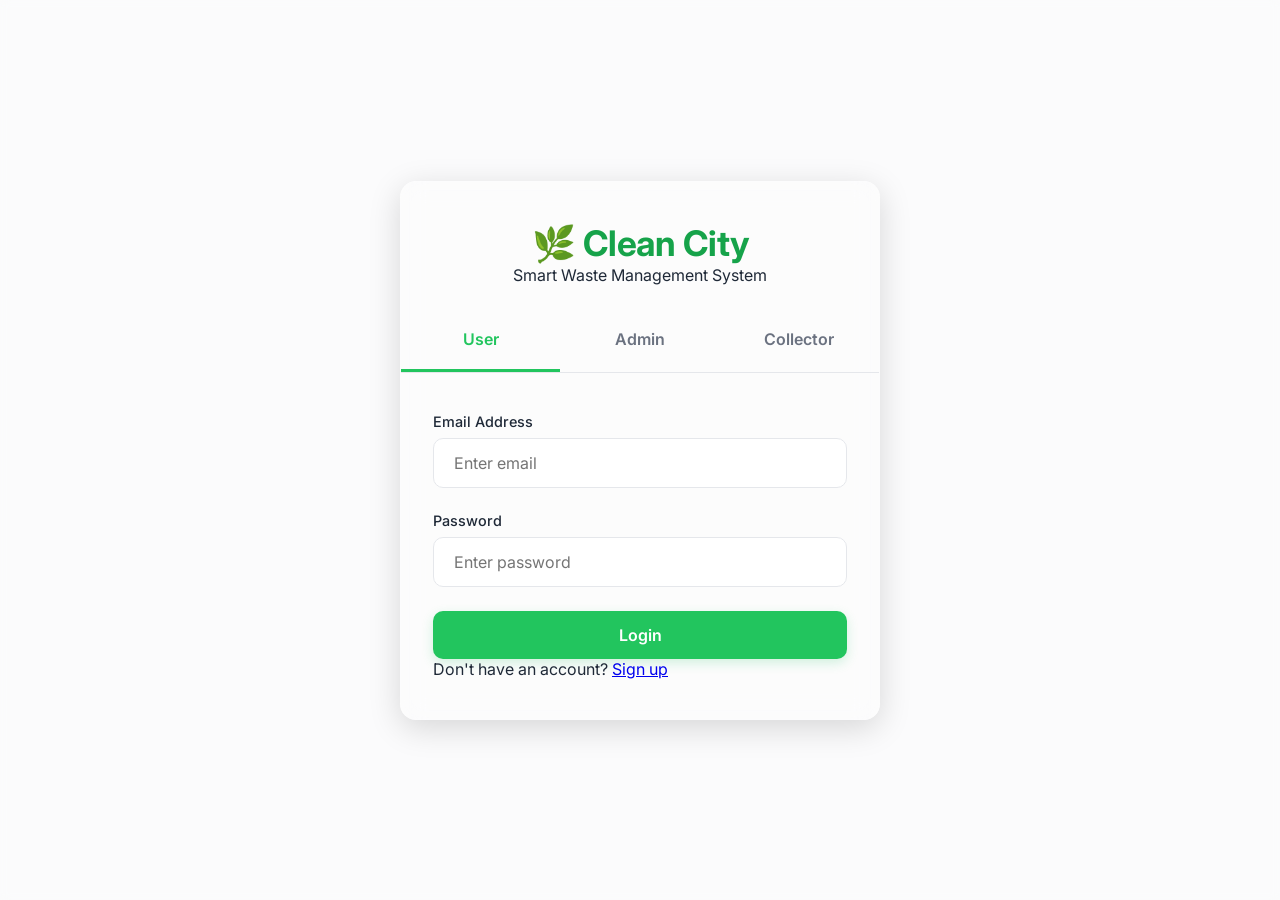
<file: index.html>
<!DOCTYPE html>
<html lang="en">

<head>
    <meta charset="UTF-8">
    <meta name="viewport" content="width=device-width, initial-scale=1.0">
    <title>Clean City - Smart Waste Management</title>
    <link href="https://fonts.googleapis.com/css2?family=Inter:wght@300;400;500;600;700&display=swap" rel="stylesheet">
    <link rel="stylesheet" href="css/style.css">
</head>

<body>

    <div class="auth-container">
        <div class="auth-card">
            <div class="auth-header">
                <h1 data-i18n="app_title">🌿 Clean City</h1>
                <p class="text-muted" data-i18n="app_subtitle">Smart Waste Management System</p>
            </div>

            <div class="auth-tabs">
                <div class="auth-tab active" data-target="user-auth" data-i18n="tab_user">User</div>
                <div class="auth-tab" data-target="admin-auth" data-i18n="tab_admin">Admin</div>
                <div class="auth-tab" data-target="collector-auth" data-i18n="tab_collector">Collector</div>
            </div>

            <div class="auth-body">

                <!-- USER AUTH -->
                <div id="user-auth" class="auth-section">
                    <div id="user-login-form">
                        <form onsubmit="handleUserLogin(event)">
                            <div class="form-group">
                                <label>Email Address</label>
                                <input type="email" id="user-login-email" class="form-control" required
                                    placeholder="Enter email">
                            </div>
                            <div class="form-group">
                                <label>Password</label>
                                <input type="password" id="user-login-password" class="form-control" required
                                    placeholder="Enter password">
                            </div>
                            <button type="submit" class="btn btn-primary" data-i18n="login_btn">Login</button>
                            <p class="text-center mt-4 text-sm">
                                Don't have an account? <a href="#" onclick="toggleUserAuth('signup')">Sign up</a>
                            </p>
                        </form>
                    </div>

                    <div id="user-signup-form" style="display: none;">
                        <form onsubmit="handleUserSignup(event)">
                            <div class="form-group">
                                <label>Full Name</label>
                                <input type="text" id="user-signup-name" class="form-control" required
                                    placeholder="Enter full name">
                            </div>
                            <div class="form-group">
                                <label>Email Address</label>
                                <input type="email" id="user-signup-email" class="form-control" required
                                    placeholder="Enter email">
                            </div>
                            <div class="form-group">
                                <label>City</label>
                                <select id="user-signup-city" class="form-control city-select" required>
                                    <option value="">Select City</option>
                                </select>
                            </div>
                            <div class="form-group">
                                <label>Password</label>
                                <input type="password" id="user-signup-password" class="form-control" minlength="6"
                                    required placeholder="Create password">
                            </div>
                            <div class="form-group">
                                <label>Confirm Password</label>
                                <input type="password" id="user-signup-confirm" class="form-control" minlength="6"
                                    required placeholder="Confirm password">
                            </div>
                            <button type="submit" class="btn btn-primary" data-i18n="signup_btn">Sign Up</button>
                            <p class="text-center mt-4 text-sm">
                                Already have an account? <a href="#" onclick="toggleUserAuth('login')">Login</a>
                            </p>
                        </form>
                    </div>
                </div>

                <!-- ADMIN AUTH -->
                <div id="admin-auth" class="auth-section" style="display: none;">
                    <form onsubmit="handleAdminLogin(event)">
                        <div class="form-group">
                            <label>Admin Email</label>
                            <input type="email" id="admin-email" class="form-control" required
                                placeholder="admin.city@local.com">
                        </div>
                        <div class="form-group">
                            <label>City</label>
                            <select id="admin-city" class="form-control city-select" required>
                                <option value="">Select City</option>
                            </select>
                        </div>
                        <div class="form-group">
                            <label>Registration Number (RegNo)</label>
                            <input type="text" id="admin-regno" class="form-control" required placeholder="e.g. HYD001">
                        </div>
                        <div class="form-group">
                            <label>Password</label>
                            <input type="password" id="admin-password" class="form-control" required
                                placeholder="Admin@123">
                        </div>
                        <button type="submit" class="btn btn-primary" data-i18n="login_btn">Admin Login</button>
                    </form>
                </div>

                <!-- COLLECTOR AUTH -->
                <div id="collector-auth" class="auth-section" style="display: none;">
                    <form onsubmit="handleCollectorLogin(event)">
                        <div class="form-group">
                            <label>Email Address</label>
                            <input type="email" id="collector-email" class="form-control" required
                                placeholder="Collector email">
                        </div>
                        <div class="form-group">
                            <label>Unique Code</label>
                            <input type="text" id="collector-code" class="form-control" required
                                placeholder="e.g. COL-HYD-1001">
                        </div>
                        <div class="form-group">
                            <label>Password</label>
                            <input type="password" id="collector-password" class="form-control" required
                                placeholder="Password">
                        </div>
                        <button type="submit" class="btn btn-primary" data-i18n="login_btn">Collector Login</button>
                    </form>
                </div>

            </div>
        </div>
    </div>

    <script src="js/app.js"></script>
    <script src="js/auth.js"></script>
</body>

</html>
</file>
<file: css/style.css>
@import url('https://fonts.googleapis.com/css2?family=Inter:wght@300;400;500;600;700&display=swap');

:root {
    --primary: #22c55e;
    /* Elegant soft green */
    --primary-dark: #16a34a;
    --primary-light: #dcfce7;
    --bg-light: #f9fafb;
    /* White/light gray base */
    --surface-light: #ffffff;
    --text-dark: #1f2937;
    --text-muted: #6b7280;
    --border-light: #e5e7eb;

    --status-pending: #fbbf24;
    --status-assigned: #3b82f6;
    --status-progress: #f97316;
    --status-completed: #22c55e;

    --status-available: #22c55e;
    --status-busy: #f97316;
    --status-offline: #9ca3af;
    --status-leave: #ef4444;

    --shadow-sm: 0 1px 2px 0 rgba(0, 0, 0, 0.05);
    --shadow-md: 0 4px 6px -1px rgba(0, 0, 0, 0.1), 0 2px 4px -1px rgba(0, 0, 0, 0.06);
    --shadow-lg: 0 10px 15px -3px rgba(0, 0, 0, 0.1), 0 4px 6px -2px rgba(0, 0, 0, 0.05);
    --shadow-card: 0 8px 30px rgba(0, 0, 0, 0.04);
    --radius: 16px;
}

[data-theme="dark"] {
    --bg-light: #111827;
    --surface-light: #1f2937;
    --text-dark: #f9fafb;
    --text-muted: #9ca3af;
    --border-light: #374151;
    --shadow-card: 0 8px 30px rgba(0, 0, 0, 0.3);
    --primary-light: #14532d;
}


* {
    margin: 0;
    padding: 0;
    box-sizing: border-box;
    font-family: 'Inter', -apple-system, sans-serif;
}

body {
    background: var(--bg-light);
    color: var(--text-dark);
    min-height: 100vh;
    display: flex;
    flex-direction: column;
}

/* Elegant Login Page Background */
.auth-container {
    min-height: 100vh;
    display: flex;
    align-items: center;
    justify-content: center;
    padding: 2rem;
    position: relative;
    /* Clean city/nature image */
    background: url('https://images.unsplash.com/photo-1449844908441-8829872d2607?auto=format&fit=crop&w=1920&q=80') center/cover no-repeat fixed;
}

.auth-container::before {
    content: '';
    position: absolute;
    top: 0;
    left: 0;
    right: 0;
    bottom: 0;
    background: rgba(255, 255, 255, 0.30);
    /* ~0.30 opacity to make it clear but slightly faded */
    backdrop-filter: blur(5px);
    /* 4px-6px blur */
    z-index: 1;
}

.auth-card {
    position: relative;
    z-index: 2;
    background: rgba(255, 255, 255, 0.219);
    /* Semi-transparent white */
    backdrop-filter: blur(12px);
    /* Glass effect */
    border-radius: var(--radius);
    box-shadow: 0 8px 32px rgba(0, 0, 0, 0.15);
    /* Soft shadow */
    width: 100%;
    max-width: 480px;
    overflow: hidden;
    animation: fadeUp 0.6s cubic-bezier(0.16, 1, 0.3, 1);
    border: 1px solid rgba(255, 255, 255, 0.2);
}

[data-theme="dark"] .auth-card {
    background: rgba(31, 41, 55, 0.85);
    border: 1px solid rgba(255, 255, 255, 0.1);
}

.auth-header {
    padding: 2.5rem 2rem 1.5rem;
    text-align: center;
}

.auth-header h1 {
    color: var(--primary-dark);
    font-size: 2.2rem;
    font-weight: 700;
    letter-spacing: -0.5px;
}

.auth-tabs {
    display: flex;
    border-bottom: 1px solid var(--border-light);
}

.auth-tab {
    flex: 1;
    padding: 1.25rem 1rem;
    text-align: center;
    font-weight: 600;
    color: var(--text-muted);
    cursor: pointer;
    transition: all 0.3s ease;
    border-bottom: 3px solid transparent;
    background: transparent;
}

.auth-tab:hover {
    background: rgba(0, 0, 0, 0.03);
    color: var(--text-dark);
}

[data-theme="dark"] .auth-tab:hover {
    background: rgba(255, 255, 255, 0.05);
}

.auth-tab.active {
    color: var(--primary);
    border-bottom-color: var(--primary);
    background: transparent;
}

.auth-body {
    padding: 2.5rem 2rem;
}

.form-group {
    margin-bottom: 1.5rem;
}

.form-group label {
    display: block;
    margin-bottom: 0.5rem;
    font-weight: 500;
    font-size: 0.9rem;
    color: var(--text-dark);
}

.form-control {
    width: 100%;
    padding: 0.875rem 1.25rem;
    border: 1.5px solid var(--border-light);
    border-radius: 10px;
    font-size: 1rem;
    transition: all 0.2s ease;
    outline: none;
    background: var(--surface-light);
    color: var(--text-dark);
}

.form-control:focus {
    border-color: var(--primary);
    box-shadow: 0 0 0 4px var(--primary-light);
}

.btn {
    display: inline-flex;
    align-items: center;
    justify-content: center;
    gap: 0.5rem;
    width: 100%;
    padding: 0.875rem 1.5rem;
    font-size: 1rem;
    font-weight: 600;
    border: none;
    border-radius: 10px;
    cursor: pointer;
    transition: all 0.2s cubic-bezier(0.4, 0, 0.2, 1);
}

.btn-primary {
    background-color: var(--primary);
    color: white;
    box-shadow: 0 4px 12px rgba(34, 197, 94, 0.2);
}

.btn-primary:hover {
    background-color: var(--primary-dark);
    transform: translateY(-2px);
    box-shadow: 0 6px 16px rgba(34, 197, 94, 0.3);
}

/* Dashboard Layers */
.dashboard {
    display: flex;
    min-height: 100vh;
    background: var(--bg-light);
}

.sidebar {
    width: 280px;
    background: var(--surface-light);
    border-right: 1px solid var(--border-light);
    display: flex;
    flex-direction: column;
    position: fixed;
    height: 100vh;
    z-index: 10;
}

.sidebar-brand {
    padding: 2rem 1.5rem;
    font-size: 1.5rem;
    font-weight: 700;
    color: var(--primary-dark);
    border-bottom: 1px solid var(--border-light);
}

.sidebar-menu {
    padding: 1.5rem 1rem;
    display: flex;
    flex-direction: column;
    gap: 0.5rem;
}

.menu-item {
    padding: 1rem 1.25rem;
    border-radius: 10px;
    color: var(--text-muted);
    text-decoration: none;
    font-weight: 500;
    transition: all 0.2s ease;
    cursor: pointer;
    display: flex;
    align-items: center;
    gap: 0.75rem;
}

.menu-item:hover {
    background: var(--border-light);
    color: var(--text-dark);
}

.menu-item.active {
    background: var(--primary-light);
    color: var(--primary-dark);
    font-weight: 600;
}

.notification-dot {
    background: #ef4444;
    /* Red color as requested */
    color: white;
    font-size: 0.75rem;
    font-weight: 700;
    padding: 0.15rem 0.5rem;
    border-radius: 99px;
    margin-left: auto;
    box-shadow: 0 0 0 2px var(--surface-light);
    transition: transform 0.2s ease;
    display: none;
    /* hidden by default */
}

.main-content {
    flex: 1;
    margin-left: 280px;
}

.topbar {
    background: rgba(var(--surface-light), 0.8);
    background-color: var(--surface-light);
    backdrop-filter: blur(12px);
    padding: 1rem 2rem;
    border-bottom: 1px solid var(--border-light);
    display: flex;
    justify-content: space-between;
    align-items: center;
    position: sticky;
    top: 0;
    z-index: 5;
}

.container {
    padding: 2.5rem;
    max-width: 1200px;
    margin: 0 auto;
}

.card {
    background: var(--surface-light);
    border-radius: var(--radius);
    padding: 2rem;
    box-shadow: var(--shadow-card);
    margin-bottom: 1.5rem;
    border: 1px solid rgba(229, 231, 235, 0.5);
    transition: transform 0.2s ease, box-shadow 0.2s ease;
}

.card:hover {
    transform: translateY(-2px);
    box-shadow: var(--shadow-lg);
}

@keyframes fadeUp {
    from {
        opacity: 0;
        transform: translateY(15px);
    }

    to {
        opacity: 1;
        transform: translateY(0);
    }
}

/* Badges */
.badge {
    padding: 0.35rem 0.85rem;
    border-radius: 99px;
    font-size: 0.875rem;
    font-weight: 600;
    display: inline-flex;
    align-items: center;
}

.badge.pending {
    background: #fef3c7;
    color: #b45309;
}

.badge.assigned {
    background: #dbeafe;
    color: #1d4ed8;
}

.badge.progress {
    background: #ffedd5;
    color: #c2410c;
}

.badge.completed {
    background: #dcfce7;
    color: #15803d;
}

.badge.available {
    background: #dcfce7;
    color: #15803d;
}

.badge.busy {
    background: #ffedd5;
    color: #c2410c;
}

.badge.offline {
    background: #f3f4f6;
    color: #4b5563;
}

.badge.leave {
    background: #fee2e2;
    color: #b91c1c;
}

/* Camera UI */
.camera-container {
    width: 100%;
    border-radius: 12px;
    overflow: hidden;
    background: #000;
    position: relative;
    aspect-ratio: 4/3;
    margin-bottom: 1rem;
}

.camera-container video {
    width: 100%;
    height: 100%;
    object-fit: cover;
}

.camera-container canvas {
    display: none;
}

.preview-image {
    width: 100%;
    height: auto;
    border-radius: 12px;
    border: 2px solid var(--primary);
    display: none;
    aspect-ratio: 4/3;
    object-fit: cover;
}

/* Truck Progress Tracker */
.truck-tracker-wrapper {
    margin: 2rem 0;
    position: relative;
    padding-top: 40px;
    width: 100%;
}

.truck-tracker-line {
    position: absolute;
    top: 15px;
    left: 10%;
    right: 10%;
    height: 4px;
    background: var(--border-light);
    border-radius: 2px;
    z-index: 1;
}

.truck-tracker-fill {
    position: absolute;
    top: 15px;
    left: 10%;
    height: 4px;
    background: var(--primary);
    border-radius: 2px;
    z-index: 2;
    transition: width 1s ease-in-out;
    width: 0%;
}

.truck-stages-container {
    display: flex;
    justify-content: space-between;
    position: relative;
    z-index: 3;
    padding: 0 10%;
}

.truck-stage {
    display: flex;
    flex-direction: column;
    align-items: center;
    gap: 0.5rem;
}

.truck-dot {
    width: 14px;
    height: 14px;
    background: var(--surface-light);
    border: 3px solid var(--border-light);
    border-radius: 50%;
    transition: all 0.3s ease;
}

.truck-stage.active .truck-dot {
    border-color: var(--primary);
    background: var(--primary);
    box-shadow: 0 0 0 4px var(--primary-light);
}

.truck-stage-label {
    font-size: 0.8rem;
    font-weight: 600;
    color: var(--text-muted);
}

.truck-stage.active .truck-stage-label {
    color: var(--primary-dark);
}

.moving-truck-icon {
    position: absolute;
    top: -5px;
    /* Adjust based on dot vertical center */
    left: 10%;
    font-size: 28px;
    transform: translateX(-50%);
    z-index: 4;
    transition: left 1s ease-in-out;
    filter: drop-shadow(var(--shadow-md));
}

/* Modals inside .auth-container overlay logic override */
#review-modal .auth-card,
#tracking-modal .auth-card,
#complete-modal .auth-card,
#assign-modal .auth-card {
    z-index: 100;
}

table {
    width: 100%;
    border-collapse: separate;
    border-spacing: 0;
}

th,
td {
    padding: 1.25rem 1rem;
    text-align: left;
    border-bottom: 1px solid var(--border-light);
}

th {
    color: var(--text-muted);
    font-weight: 600;
    text-transform: uppercase;
    font-size: 0.85rem;
    letter-spacing: 0.5px;
}

#toast-container {
    position: fixed;
    top: 20px;
    right: 20px;
    z-index: 9999;
}

.toast {
    background: var(--surface-light);
    color: var(--text-dark);
    box-shadow: var(--shadow-lg);
    border-radius: 10px;
    padding: 1rem 1.5rem;
    margin-bottom: 10px;
    display: flex;
    align-items: center;
    gap: 12px;
    border-left: 4px solid var(--primary);
    transform: translateX(120%);
    transition: transform 0.4s cubic-bezier(0.16, 1, 0.3, 1);
    font-weight: 500;
}

.toast.show {
    transform: translateX(0);
}
</file>
